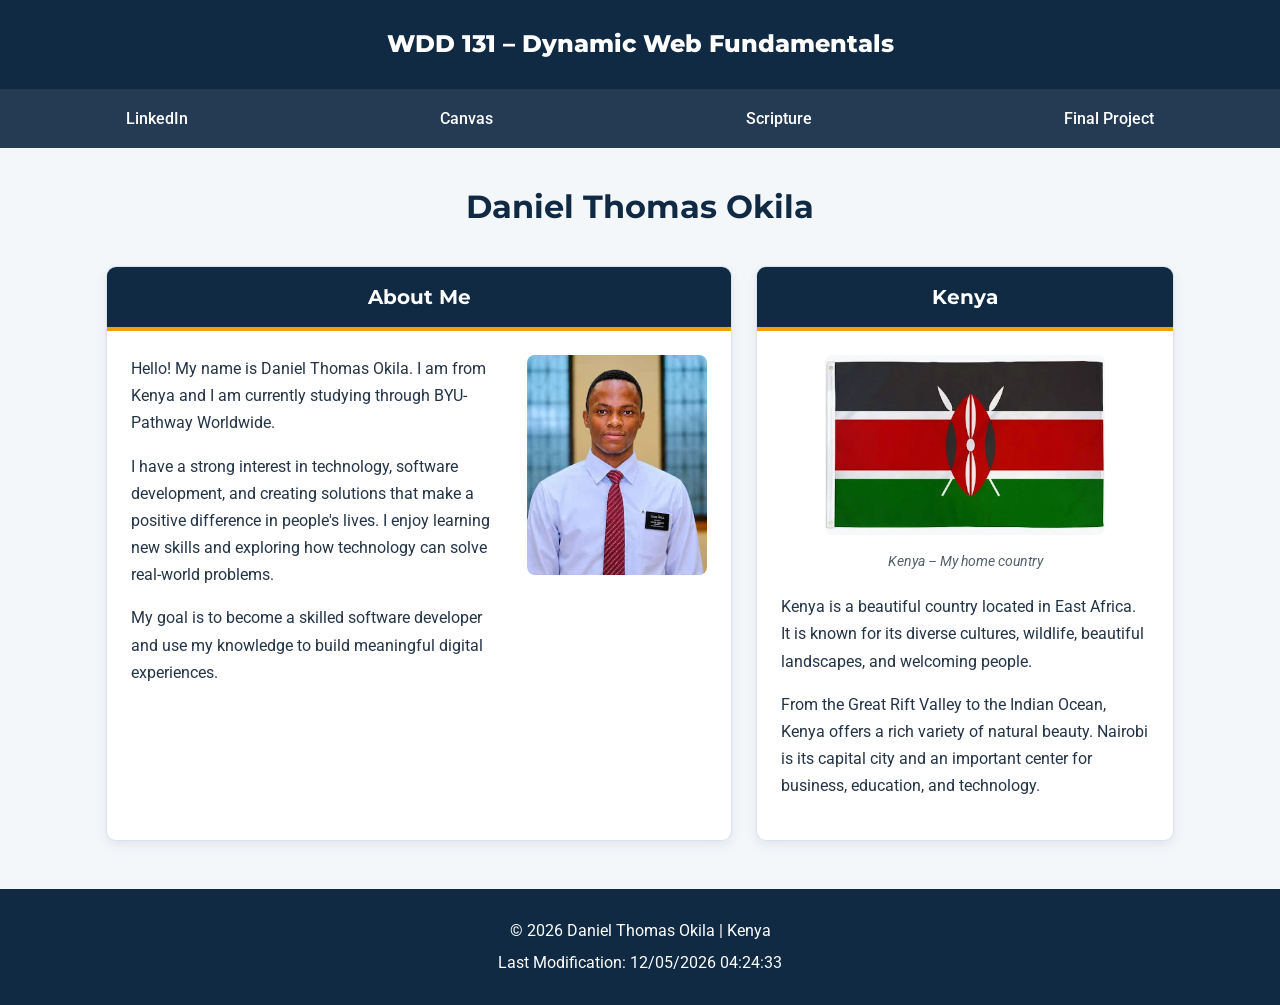
<file: index.html>
<!DOCTYPE html>
<html lang="en">
<head>
    <meta charset="UTF-8">
    <meta name="viewport" content="width=device-width, initial-scale=1.0">

    <meta name="description" content="WDD 131 – Dynamic Web Fundamentals homepage for Daniel Thomas Okila. Learn about my background, interests, Kenya, and web development journey.">

    <meta name="author" content="Daniel Thomas Okila">

    <title>WDD 131 – Dynamic Web Fundamentals – Daniel Thomas Okila</title>

    <link rel="preconnect" href="https://fonts.googleapis.com">
    <link rel="preconnect" href="https://fonts.gstatic.com" crossorigin>

    <link href="https://fonts.googleapis.com/css2?family=Roboto:wght@400;500;700&family=Montserrat:wght@600;700;800&display=swap" rel="stylesheet">

    <link rel="stylesheet" href="styles/base.css">

    <script src="scripts/getdates.js" defer></script>
</head>

<body>

    <header>
        <span id="course-title">
            WDD 131 – Dynamic Web Fundamentals
        </span>

        <nav>
            <a href="https://www.linkedin.com/" target="_blank" rel="noopener noreferrer">LinkedIn</a>

            <a href="https://byupw.instructure.com/" target="_blank" rel="noopener noreferrer">Canvas</a>

            <a href="https://www.churchofjesuschrist.org/study/scriptures" target="_blank" rel="noopener noreferrer">Scripture</a>

            <a href="project/">Final Project</a>
        </nav>
    </header>

    <main>
        <h1>Daniel Thomas Okila</h1>

        <div class="cards">

            <section class="card about-card">
                <h2>About Me</h2>

                <div class="card-content">
                    <div class="about-text">
                        <p>
                            Hello! My name is Daniel Thomas Okila.
                            I am from Kenya and I am currently studying
                            through BYU-Pathway Worldwide.
                        </p>

                        <p>
                            I have a strong interest in technology,
                            software development, and creating solutions
                            that make a positive difference in people's lives.
                            I enjoy learning new skills and exploring how
                            technology can solve real-world problems.
                        </p>

                        <p>
                            My goal is to become a skilled software developer
                            and use my knowledge to build meaningful digital
                            experiences.
                        </p>
                    </div>

                    <img
                        src="images/profile.webp"
                        alt="Portrait of Daniel Thomas Okila"
                        width="250"
                        height="300"
                    >
                </div>
            </section>

            <section class="card country-card">
                <h2>Kenya</h2>

                <div class="card-content country-content">
                    <figure>
                        <img
                            src="images/kenya.webp"
                            alt="Beautiful landscape representing Kenya"
                            width="250"
                            height="300"
                        >
                        <figcaption>Kenya – My home country</figcaption>
                    </figure>

                    <div>
                        <p>
                            Kenya is a beautiful country located in East Africa.
                            It is known for its diverse cultures, wildlife,
                            beautiful landscapes, and welcoming people.
                        </p>

                        <p>
                            From the Great Rift Valley to the Indian Ocean,
                            Kenya offers a rich variety of natural beauty.
                            Nairobi is its capital city and an important
                            center for business, education, and technology.
                        </p>
                    </div>
                </div>
            </section>

        </div>
    </main>

    <footer>
        <p>
            &copy; <span id="currentyear"></span>
            Daniel Thomas Okila | Kenya
        </p>

        <p id="lastModified"></p>
    </footer>

</body>
</html>
</file>
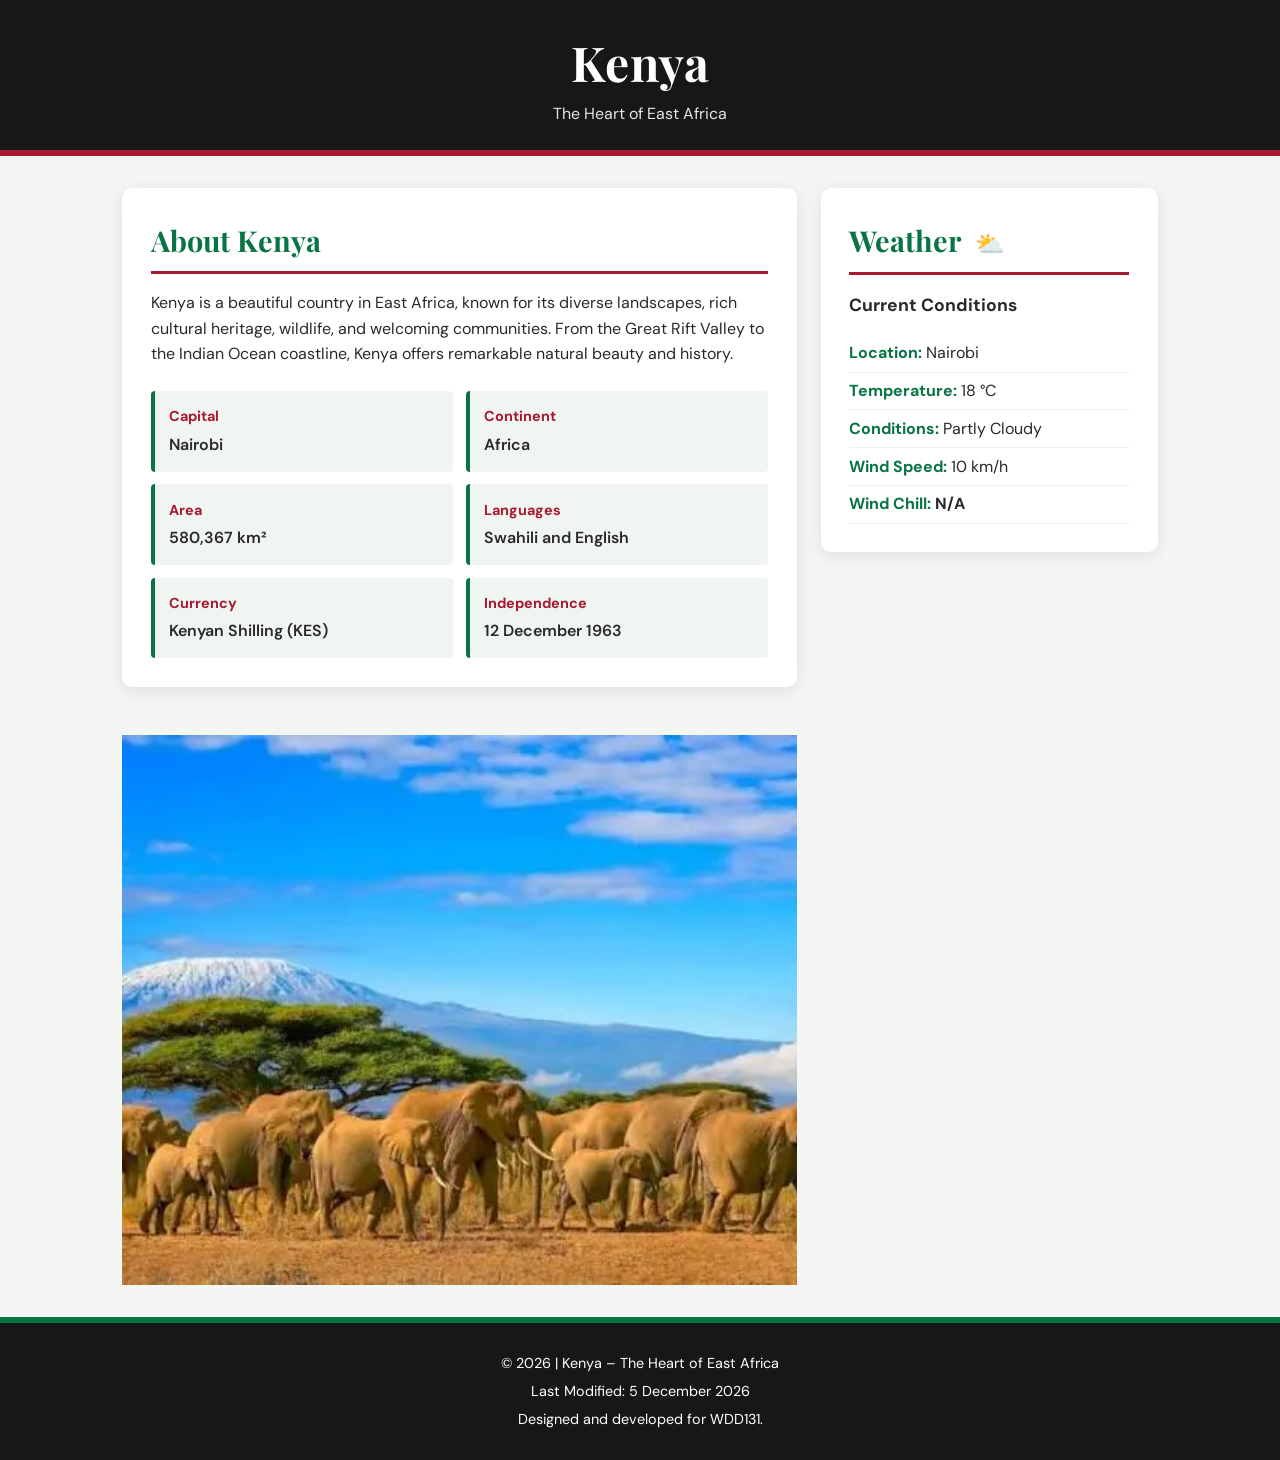
<file: place.html>
<!DOCTYPE html>
<html lang="en">
<head>
    <meta charset="UTF-8">
    <meta name="viewport" content="width=device-width, initial-scale=1.0">
    <meta name="description" content="Discover Kenya, the heart of East Africa. Explore its geography, culture, national facts, and weather.">
    <meta name="author" content="Daniel Okila">
    <title>Kenya | The Heart of East Africa</title>

    <link rel="preconnect" href="https://fonts.googleapis.com">
    <link rel="preconnect" href="https://fonts.gstatic.com" crossorigin>
    <link href="https://fonts.googleapis.com/css2?family=DM+Sans:wght@400;500;600;700&family=Playfair+Display:wght@600;700&display=swap" rel="stylesheet">

    <link rel="stylesheet" href="styles/place.css">
    <script src="scripts/place.js" defer></script>
</head>

<body>
    <header class="site-header">
        <h1>Kenya</h1>
        <p>The Heart of East Africa</p>
    </header>

    <main>
        <section class="hero" aria-label="Kenya landscape">
            <picture>
                <source
                    media="(min-width: 700px)"
                    srcset="images/kenya-large.webp"
                    type="image/webp">
                <img
                    src="images/kenya-small.webp"
                    alt="Beautiful Kenyan landscape with open savannah and mountains"
                    class="hero-image"
                    width="1200"
                    height="800">
            </picture>
        </section>

        <section class="country-info content-card">
            <h2>About Kenya</h2>
            <p>
                Kenya is a beautiful country in East Africa, known for its
                diverse landscapes, rich cultural heritage, wildlife, and
                welcoming communities. From the Great Rift Valley to the
                Indian Ocean coastline, Kenya offers remarkable natural
                beauty and history.
            </p>

            <div class="facts-grid">
                <div class="fact">
                    <h3>Capital</h3>
                    <p>Nairobi</p>
                </div>

                <div class="fact">
                    <h3>Continent</h3>
                    <p>Africa</p>
                </div>

                <div class="fact">
                    <h3>Area</h3>
                    <p>580,367 km²</p>
                </div>

                <div class="fact">
                    <h3>Languages</h3>
                    <p>Swahili and English</p>
                </div>

                <div class="fact">
                    <h3>Currency</h3>
                    <p>Kenyan Shilling (KES)</p>
                </div>

                <div class="fact">
                    <h3>Independence</h3>
                    <p>12 December 1963</p>
                </div>
            </div>
        </section>

        <section class="weather-info content-card">
            <h2>Weather</h2>

            <div class="weather-heading">
                <h3>Current Conditions</h3>
                <img
                    src="images/weather.svg"
                    alt="Partly cloudy weather"
                    class="weather-icon"
                    width="64"
                    height="64">
            </div>

            <div class="weather-details">
                <p><strong>Location:</strong> Nairobi</p>
                <p><strong>Temperature:</strong> <span id="temperature">18</span> °C</p>
                <p><strong>Conditions:</strong> Partly Cloudy</p>
                <p><strong>Wind Speed:</strong> <span id="wind-speed">10</span> km/h</p>
                <p><strong>Wind Chill:</strong> <span id="wind-chill">N/A</span></p>
            </div>
        </section>
    </main>

    <footer class="site-footer">
        <p>
            &copy; <span id="current-year"></span> | Kenya – The Heart of East Africa
        </p>
        <p>Last Modified: <span id="last-modified"></span></p>
        <p>Designed and developed for WDD131.</p>
    </footer>
</body>
</html>
</file>
<file: styles/base.css>
/* General page settings */
:root {
    --primary-color: #102a43;
    --secondary-color: #243b53;
    --accent-color: #f0a202;
    --background-color: #f4f7fa;
    --card-color: #ffffff;
    --text-color: #243447;
    --white: #ffffff;
}

* {
    margin: 0;
    padding: 0;
    box-sizing: border-box;
}

body {
    font-family: "Roboto", sans-serif;
    background-color: var(--background-color);
    color: var(--text-color);
    line-height: 1.7;
}

/* Header */
header {
    background-color: var(--primary-color);
    color: var(--white);
}

#course-title {
    display: block;
    text-align: center;
    padding: 1.5rem 1rem;
    font-family: "Montserrat", sans-serif;
    font-size: 1.5rem;
    font-weight: 800;
}

/* Navigation */
nav {
    display: flex;
    justify-content: space-around;
    align-items: center;
    flex-wrap: wrap;
    background-color: var(--secondary-color);
}

nav a {
    color: var(--white);
    text-decoration: none;
    padding: 1rem 1.5rem;
    font-weight: 500;
    transition: background-color 0.3s ease, color 0.3s ease;
}

nav a:hover {
    background-color: var(--accent-color);
    color: var(--primary-color);
}

/* Main content */
main {
    max-width: 1100px;
    margin: 2rem auto;
    padding: 0 1rem;
}

h1 {
    text-align: center;
    color: var(--primary-color);
    font-family: "Montserrat", sans-serif;
    margin-bottom: 2rem;
    font-size: 2rem;
}

/* Grid layout */
.cards {
    display: grid;
    grid-template-columns: 1.5fr 1fr;
    gap: 1.5rem;
}

/* Cards */
.card {
    background-color: var(--card-color);
    border: 1px solid #d9e2ec;
    border-radius: 10px;
    overflow: hidden;
    box-shadow: 0 4px 12px rgba(16, 42, 67, 0.08);
}

.card h2 {
    background-color: var(--primary-color);
    color: var(--white);
    text-align: center;
    padding: 0.8rem;
    font-family: "Montserrat", sans-serif;
    font-size: 1.25rem;
    border-bottom: 4px solid var(--accent-color);
}

.card-content {
    display: flex;
    align-items: flex-start;
    gap: 1.2rem;
    padding: 1.5rem;
}

.card-content p {
    margin-bottom: 1rem;
}

.card-content img {
    width: 180px;
    height: 220px;
    object-fit: cover;
    border-radius: 8px;
}

.about-text {
    flex: 1;
}

.country-content {
    flex-direction: column;
}

.country-content figure {
    text-align: center;
    width: 100%;
}

.country-content img {
    width: 100%;
    max-width: 280px;
    height: 180px;
}

figcaption {
    font-style: italic;
    font-size: 0.9rem;
    color: #52606d;
    margin-top: 0.4rem;
}

/* Footer */
footer {
    background-color: var(--primary-color);
    color: var(--white);
    text-align: center;
    padding: 1.5rem;
    margin-top: 3rem;
}

footer p {
    margin: 0.3rem;
}

/* Responsive design */
@media screen and (max-width: 750px) {
    .cards {
        grid-template-columns: 1fr;
    }

    .card-content {
        flex-direction: column;
        align-items: center;
    }

    .card-content img {
        width: 100%;
        max-width: 280px;
    }

    nav {
        flex-direction: column;
    }

    nav a {
        width: 100%;
        text-align: center;
        border-top: 1px solid rgba(255, 255, 255, 0.1);
    }

    #course-title {
        font-size: 1.2rem;
    }
}
</file>
<file: styles/place.css>
/* ==============================
   GLOBAL STYLES AND VARIABLES
================================= */

:root {
    --kenya-black: #171717;
    --kenya-red: #a71930;
    --kenya-green: #087443;
    --white: #ffffff;
    --light-background: #f4f6f3;
    --text-color: #292929;
    --muted-text: #626262;
    --card-shadow: 0 4px 18px rgba(0, 0, 0, 0.09);

    --heading-font: "Playfair Display", Georgia, serif;
    --body-font: "DM Sans", Arial, sans-serif;
}

* {
    margin: 0;
    padding: 0;
    box-sizing: border-box;
}

body {
    font-family: var(--body-font);
    color: var(--text-color);
    background-color: var(--light-background);
    line-height: 1.6;
}

/* ==============================
   HEADER
================================= */

.site-header {
    background-color: var(--kenya-black);
    color: var(--white);
    text-align: center;
    padding: 1.5rem 1rem;
    border-bottom: 6px solid var(--kenya-red);
}

.site-header h1 {
    font-family: var(--heading-font);
    font-size: 2.5rem;
    letter-spacing: 1px;
}

.site-header p {
    color: #e5e5e5;
    font-size: 1rem;
}

/* ==============================
   HERO IMAGE
================================= */

.hero {
    width: 100%;
    overflow: hidden;
}

.hero picture {
    display: block;
}

.hero-image {
    display: block;
    width: 100%;
    height: 280px;
    object-fit: cover;
    object-position: center;
}

/* ==============================
   MAIN CONTENT
================================= */

main {
    width: 100%;
    margin: 0 auto;
    padding: 1rem;
}

.content-card {
    background-color: var(--white);
    padding: 1.5rem;
    margin-bottom: 1.5rem;
    border-radius: 10px;
    box-shadow: var(--card-shadow);
}

.content-card h2 {
    font-family: var(--heading-font);
    color: var(--kenya-green);
    font-size: 1.8rem;
    margin-bottom: 1rem;
    border-bottom: 3px solid var(--kenya-red);
    padding-bottom: 0.5rem;
}

.country-info > p {
    margin-bottom: 1.5rem;
}

/* ==============================
   COUNTRY FACTS
================================= */

.facts-grid {
    display: grid;
    grid-template-columns: 1fr;
    gap: 0.8rem;
}

.fact {
    background-color: #f1f5f1;
    padding: 0.9rem;
    border-left: 4px solid var(--kenya-green);
    border-radius: 4px;
}

.fact h3 {
    color: var(--kenya-red);
    font-size: 0.9rem;
    margin-bottom: 0.2rem;
}

.fact p {
    font-weight: 600;
}

/* ==============================
   WEATHER
================================= */

.weather-heading {
    display: flex;
    align-items: center;
    justify-content: space-between;
    margin-bottom: 1rem;
}

.weather-heading h3 {
    font-size: 1.1rem;
}

.weather-icon {
    width: 55px;
    height: 55px;
    object-fit: contain;
}

.weather-details p {
    padding: 0.35rem 0;
    border-bottom: 1px solid #eeeeee;
}

.weather-details strong {
    color: var(--kenya-green);
}

#wind-chill {
    font-weight: 700;
}

/* ==============================
   FOOTER
================================= */

.site-footer {
    background-color: var(--kenya-black);
    color: var(--white);
    text-align: center;
    padding: 1.5rem 1rem;
    border-top: 6px solid var(--kenya-green);
    font-size: 0.9rem;
}

.site-footer p {
    margin: 0.3rem 0;
}

/* ==============================
   RESPONSIVE DESIGN
================================= */

@media screen and (min-width: 700px) {

    .site-header {
        padding: 1.5rem;
    }

    .site-header h1 {
        font-size: 3rem;
    }

    .hero {
        position: relative;
    }

    .hero-image {
        height: 550px;
        object-fit: cover;
    }

    main {
        max-width: 1100px;
        display: grid;
        grid-template-columns: 2fr 1fr;
        gap: 1.5rem;
        align-items: start;
        padding: 2rem;
    }

    .country-info {
        grid-column: 1;
        grid-row: 1;
    }

    .weather-info {
        grid-column: 2;
        grid-row: 1;
    }

    .facts-grid {
        grid-template-columns: repeat(2, 1fr);
    }

    .weather-heading {
        justify-content: flex-start;
        gap: 0.8rem;
    }

    /* Hide the mobile SVG and use a CSS weather icon on wider screens. */
    .weather-icon {
        display: none;
    }

    .weather-info h2::after {
        content: " ⛅";
        font-family: var(--body-font);
        font-size: 1.5rem;
        margin-left: 0.5rem;
    }

    .content-card {
        padding: 1.8rem;
    }
}
</file>
